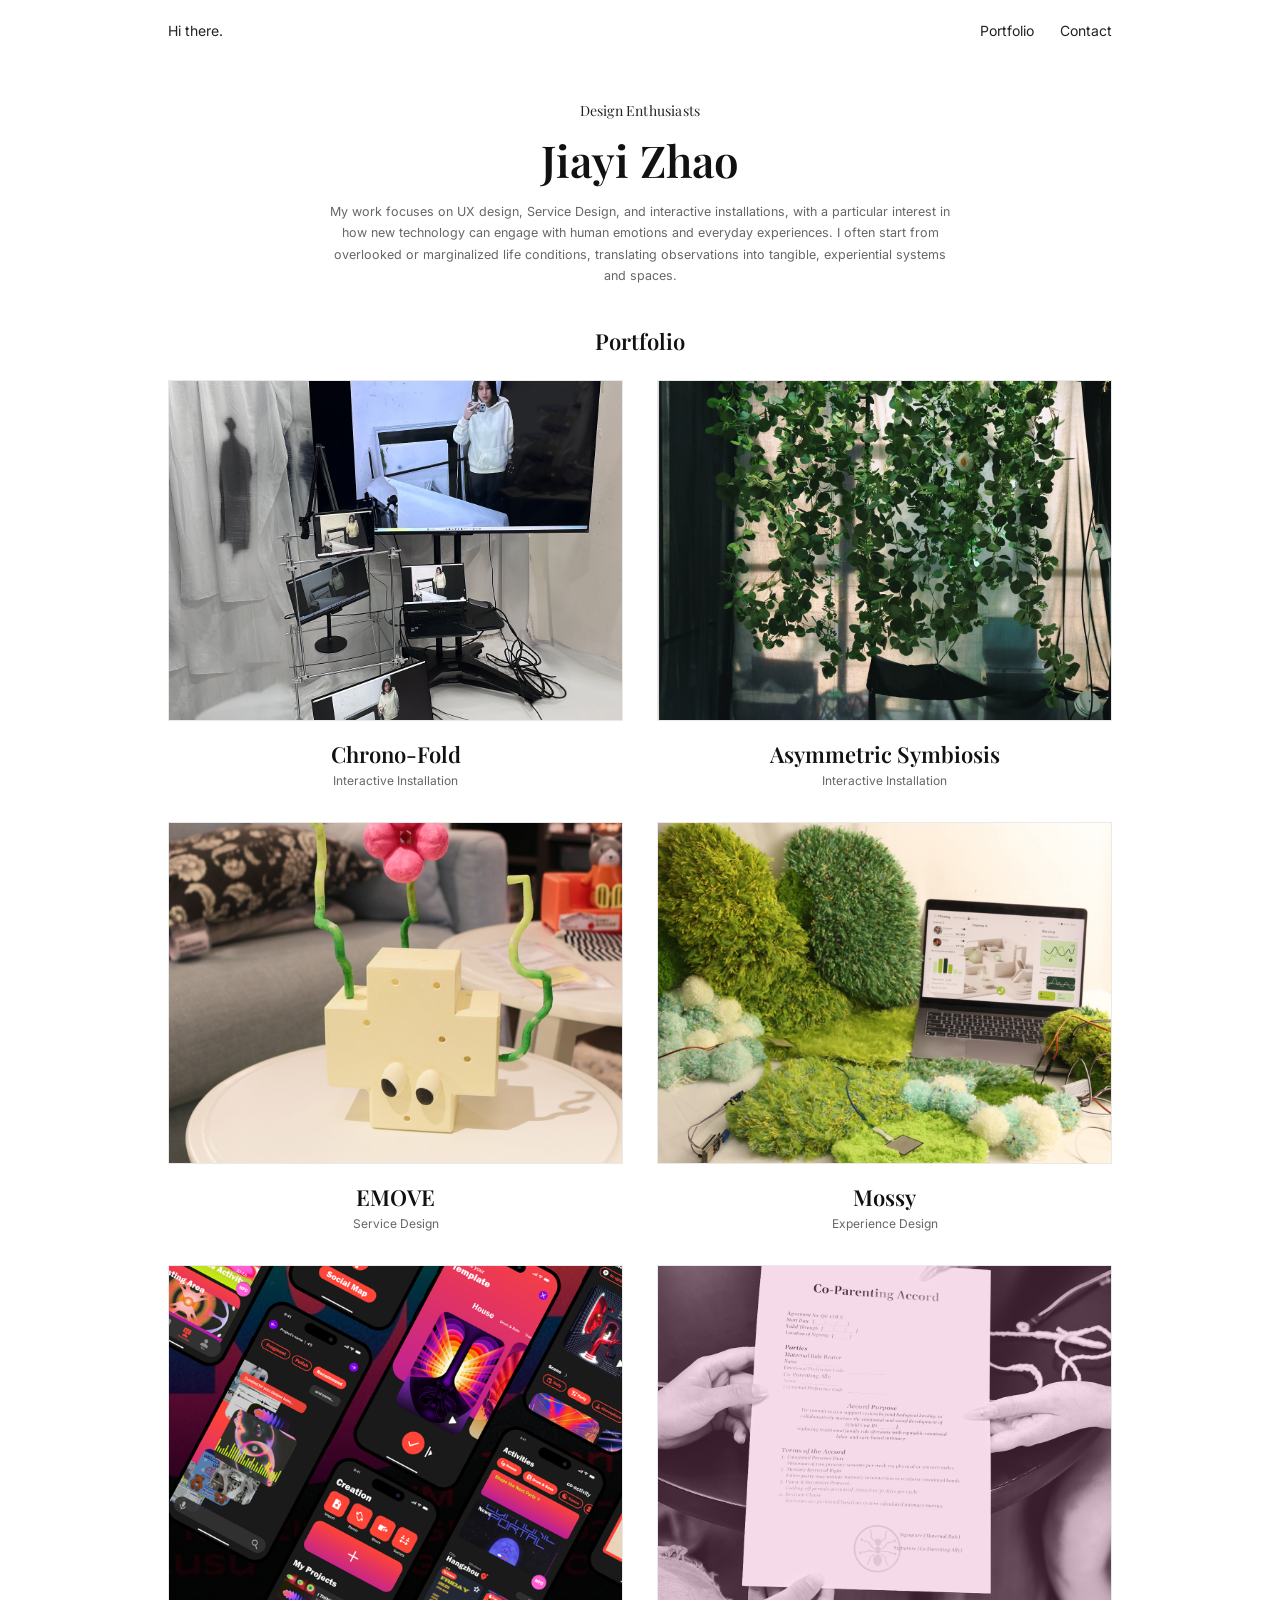
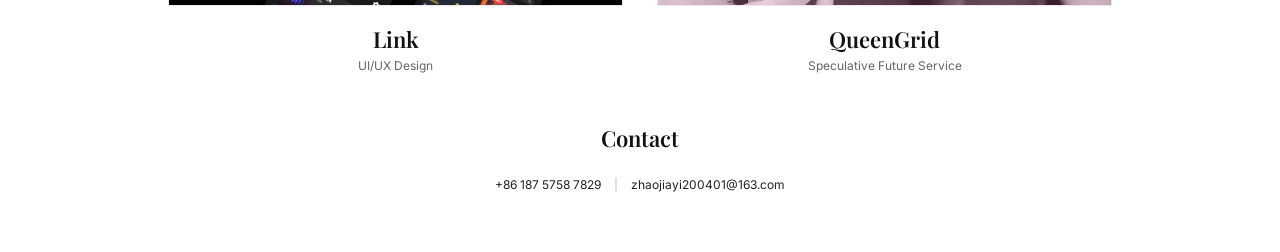
<file: index.html>
<!doctype html>
<html lang="en">
<head>
  <meta charset="utf-8" />
  <meta name="viewport" content="width=device-width,initial-scale=1" />
  <title>Jiayi Zhao — Portfolio</title>
  <link rel="preconnect" href="https://fonts.googleapis.com">
  <link rel="preconnect" href="https://fonts.gstatic.com" crossorigin>
  <!-- 你截图里是很“书籍感”的衬线风格，这里用 Playfair + Inter 混搭 -->
  <link href="https://fonts.googleapis.com/css2?family=Inter:wght@300;400;500&family=Playfair+Display:wght@400;600&display=swap" rel="stylesheet">
  <link rel="stylesheet" href="css/style.css" />
</head>
<body>
  <header class="topbar">
    <div class="topbar__left"><a class="plain" href="index.html">Hi there.</a></div>
    <nav class="topbar__nav">
      <a href="#portfolio">Portfolio</a>
      <a href="#contact">Contact</a>
    </nav>
  </header>

  <main>
    <section class="hero">
      <div class="hero__inner">
        <div class="hero__kicker">Design Enthusiasts</div>
        <h1 class="hero__name">Jiayi Zhao</h1>
        <p class="hero__bio">
          My work focuses on UX design, Service Design, and interactive installations, with a particular interest in how new
          technology can engage with human emotions and everyday experiences. I often start from overlooked or marginalized
          life conditions, translating observations into tangible, experiential systems and spaces.
        </p>
      </div>
    </section>

    <section id="portfolio" class="section">
      <h2 class="section__title">Portfolio</h2>

      <!-- 作品网格由 JS 从 data/projects.json 自动生成 -->
      <div id="projectGrid" class="grid"></div>
    </section>

    <section id="contact" class="section section--contact">
      <h2 class="section__title">Contact</h2>
      <div class="contact__line">
        <a href="tel:+8618757587829">+86 187 5758 7829</a>
        <span class="dot">|</span>
        <a href="mailto:zhaojiayi200401@163.com">zhaojiayi200401@163.com</a>
      </div>
    </section>
  </main>

  <script src="js/main.js"></script>
</body>
</html>
</file>
<file: css/style.css>
:root{
  --bg:#ffffff;
  --text:#111111;
  --muted:#666666;
  --hair:#e9e9e9;
  --max: 980px;
}

*{ box-sizing:border-box; }
html,body{ height:100%; }
body{
  margin:0;
  background:var(--bg);
  color:var(--text);
  font-family:Inter, system-ui, -apple-system, Segoe UI, Roboto, Arial, sans-serif;
  -webkit-font-smoothing:antialiased;
  text-rendering:optimizeLegibility;
}

a{ color:inherit; text-decoration:none; }
a:hover{ text-decoration:underline; }

.topbar{
  max-width:var(--max);
  margin:0 auto;
  padding:22px 18px;
  display:flex;
  align-items:center;
  justify-content:space-between;
  font-size:14px;
}

.topbar__left{ color:#222; }
.topbar__nav a{
  margin-left:22px;
  color:#222;
}

.plain:hover{ text-decoration:none; }

.hero{
  max-width:var(--max);
  margin:10px auto 0;
  padding:30px 18px 0;
}

.hero__inner{
  max-width:620px;
  margin:0 auto;
  text-align:center;
}

.hero__kicker{
  font-family:"Playfair Display", serif;
  font-size:14px;
  letter-spacing:0.2px;
  color:#222;
  margin-bottom:10px;
}

.hero__name{
  font-family:"Playfair Display", serif;
  font-weight:600;
  font-size:44px;
  margin:0 0 12px;
}

.hero__bio{
  margin:0 auto;
  font-size:12.5px;
  line-height:1.7;
  color:var(--muted);
}

.section{
  max-width:var(--max);
  margin:0 auto;
  padding:40px 18px 0;
}

.section__title{
  font-family:"Playfair Display", serif;
  font-weight:600;
  text-align:center;
  font-size:22px;
  margin:0 0 24px;
}

.grid{
  display:grid;
  grid-template-columns:repeat(2, minmax(0,1fr));
  gap:34px 34px;
  padding-bottom:10px;
}

.card{
  text-align:center;
}

.card__img{
  width:100%;
  aspect-ratio: 4 / 3;
  object-fit:cover;
  border:1px solid var(--hair);
  background:#fafafa;
}

.card__title{
  font-family:"Playfair Display", serif;
  font-size:22px;
  margin:14px 0 4px;
  font-weight:600;
}

.card__sub{
  font-size:12px;
  color:var(--muted);
  margin:0;
}

.section--contact{
  padding:40px 18px 60px;
}

.contact__line{
  text-align:center;
  font-size:12px;
  color:#222;
}

.dot{
  display:inline-block;
  margin:0 10px;
  color:#bbb;
}

/* project page */
.project{
  max-width: 1100px;
  margin:0 auto;
  padding:12px 18px 70px;
}

.backlink{
  display:inline-block;
  font-size:13px;
  color:#222;
  margin:10px 0 12px;
}

.project-hero{
  margin: 8px auto 18px;
}

.project-hero__img{
  width:100%;
  height:auto;
  border-radius:14px;
  border:1px solid var(--hair);
  background:#fafafa;
}

.project__header{
  max-width:760px;
  margin:0 auto 18px;
  text-align:center;
}

.project__title{
  font-family:"Playfair Display", serif;
  font-weight:600;
  font-size:34px;
  margin:10px 0 6px;
}

.project__subtitle{
  font-size:12px;
  color:var(--muted);
  margin:0 0 10px;
}

.project__intro{
  font-size:12.5px;
  line-height:1.8;
  color:#333;
  margin:0 auto;
}

.project__gallery{
  max-width:1100px;
  margin:22px auto 0;
  display:grid;
  grid-template-columns:1fr;
  gap:18px;
}

.project__gallery img{
  width:100%;
  height:auto;
  border:1px solid var(--hair);
  background:#fafafa;
}

/* mobile tweaks */
@media (max-width:720px){
  .project__title{ font-size:30px; }
  .project-hero__img{ border-radius:12px; }
}

/* responsive */
@media (max-width:720px){
  .hero__name{ font-size:36px; }
  .grid{ grid-template-columns:1fr; gap:26px; }
}


.project__video{
  max-width:1100px;
  margin: 10px auto 24px;
}

.project__video video{
  width:100%;
  border-radius:12px;
  display:block;
}
</file>
